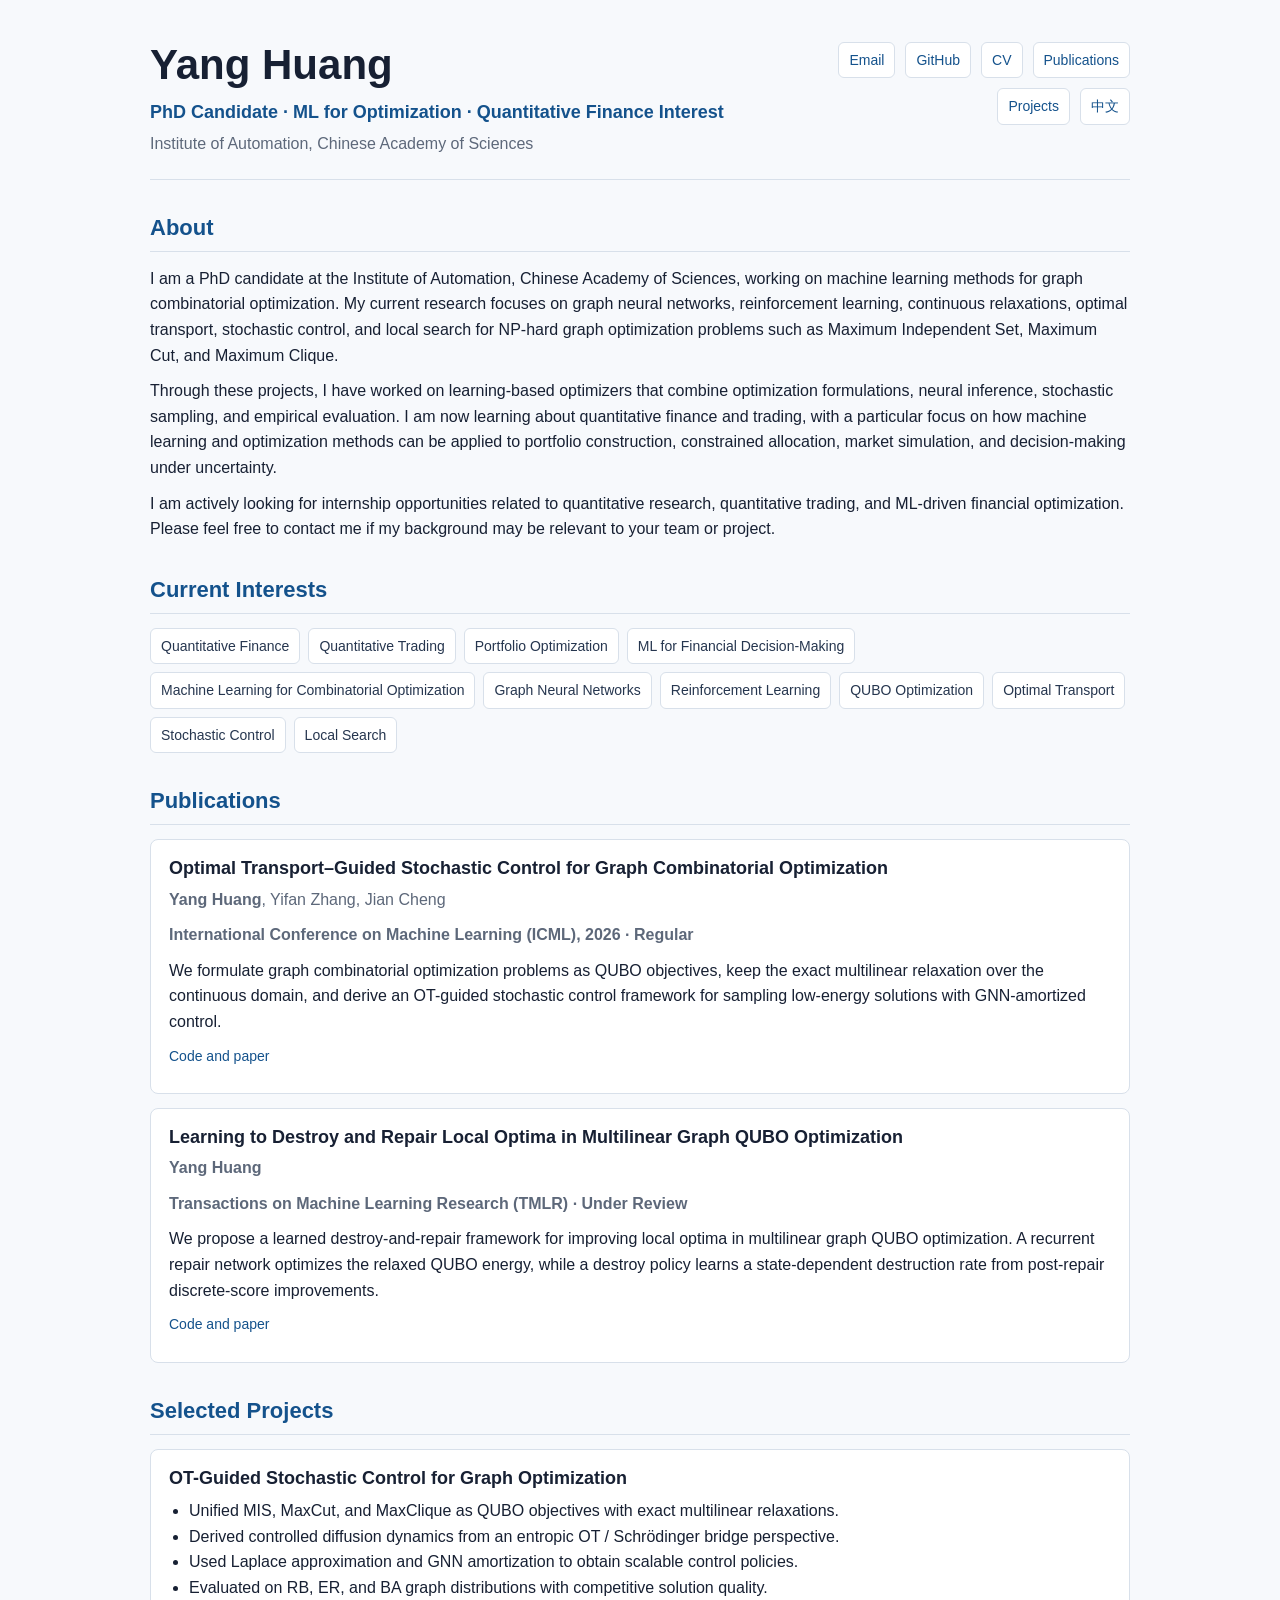
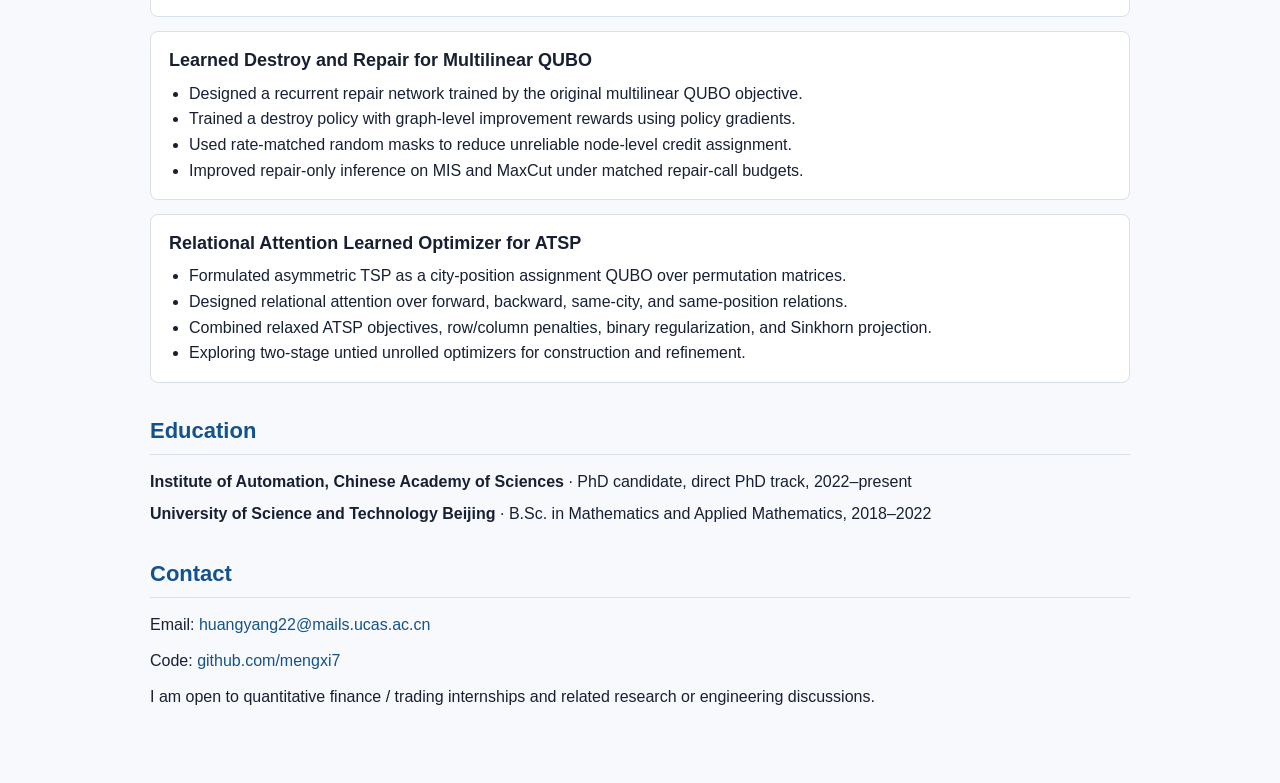
<file: index.html>
<!doctype html>
<html lang="en">
<head>
  <meta charset="utf-8">
  <meta name="viewport" content="width=device-width, initial-scale=1">
  <title>Yang Huang</title>
  <meta name="description" content="Yang Huang - PhD candidate working on machine learning for combinatorial optimization, with current interests in quantitative finance and trading.">
  <link rel="stylesheet" href="styles.css">
</head>
<body>
  <main class="page">
    <header class="hero">
      <div>
        <h1>Yang Huang</h1>
        <p class="subtitle">PhD Candidate · ML for Optimization · Quantitative Finance Interest</p>
        <p class="affiliation">Institute of Automation, Chinese Academy of Sciences</p>
      </div>
      <nav class="links" aria-label="Profile links">
        <a href="mailto:huangyang22@mails.ucas.ac.cn">Email</a>
        <a href="https://github.com/mengxi7">GitHub</a>
        <a href="Yang_Huang_CV.pdf">CV</a>
        <a href="#publications">Publications</a>
        <a href="#projects">Projects</a>
        <a href="zh.html">中文</a>
      </nav>
    </header>

    <section id="about">
      <h2>About</h2>
      <p>
        I am a PhD candidate at the Institute of Automation, Chinese Academy of Sciences,
        working on machine learning methods for graph combinatorial optimization.
        My current research focuses on graph neural networks, reinforcement learning,
        continuous relaxations, optimal transport, stochastic control, and local search for
        NP-hard graph optimization problems such as Maximum Independent Set, Maximum Cut,
        and Maximum Clique.
      </p>
      <p>
        Through these projects, I have worked on learning-based optimizers that combine
        optimization formulations, neural inference, stochastic sampling, and empirical evaluation.
        I am now learning about quantitative finance and trading, with a particular focus on how
        machine learning and optimization methods can be applied to portfolio construction,
        constrained allocation, market simulation, and decision-making under uncertainty.
      </p>
      <p>
        I am actively looking for internship opportunities related to quantitative research,
        quantitative trading, and ML-driven financial optimization. Please feel free to contact me
        if my background may be relevant to your team or project.
      </p>
    </section>

    <section id="research">
      <h2>Current Interests</h2>
      <div class="tags">
        <span>Quantitative Finance</span>
        <span>Quantitative Trading</span>
        <span>Portfolio Optimization</span>
        <span>ML for Financial Decision-Making</span>
        <span>Machine Learning for Combinatorial Optimization</span>
        <span>Graph Neural Networks</span>
        <span>Reinforcement Learning</span>
        <span>QUBO Optimization</span>
        <span>Optimal Transport</span>
        <span>Stochastic Control</span>
        <span>Local Search</span>
      </div>
    </section>

    <section id="publications">
      <h2>Publications</h2>
      <article class="pub">
        <h3>Optimal Transport–Guided Stochastic Control for Graph Combinatorial Optimization</h3>
        <p class="authors"><strong>Yang Huang</strong>, Yifan Zhang, Jian Cheng</p>
        <p class="venue">International Conference on Machine Learning (ICML), 2026 · Regular</p>
        <p>
          We formulate graph combinatorial optimization problems as QUBO objectives, keep the
          exact multilinear relaxation over the continuous domain, and derive an OT-guided
          stochastic control framework for sampling low-energy solutions with GNN-amortized control.
        </p>
        <p class="status">
          <a href="https://github.com/mengxi7/Optimal-Transport-Guided-Stochastic-Control-for-Graph-Combinatorial-Optimization">Code and paper</a>
        </p>
      </article>

      <article class="pub">
        <h3>Learning to Destroy and Repair Local Optima in Multilinear Graph QUBO Optimization</h3>
        <p class="authors"><strong>Yang Huang</strong></p>
        <p class="venue">Transactions on Machine Learning Research (TMLR) · Under Review</p>
        <p>
          We propose a learned destroy-and-repair framework for improving local optima in
          multilinear graph QUBO optimization. A recurrent repair network optimizes the relaxed
          QUBO energy, while a destroy policy learns a state-dependent destruction rate from
          post-repair discrete-score improvements.
        </p>
        <p class="status">
          <a href="https://github.com/mengxi7/learned-destroy-repair">Code and paper</a>
        </p>
      </article>
    </section>

    <section id="projects">
      <h2>Selected Projects</h2>
      <article class="project">
        <h3>OT-Guided Stochastic Control for Graph Optimization</h3>
        <ul>
          <li>Unified MIS, MaxCut, and MaxClique as QUBO objectives with exact multilinear relaxations.</li>
          <li>Derived controlled diffusion dynamics from an entropic OT / Schrödinger bridge perspective.</li>
          <li>Used Laplace approximation and GNN amortization to obtain scalable control policies.</li>
          <li>Evaluated on RB, ER, and BA graph distributions with competitive solution quality.</li>
        </ul>
      </article>

      <article class="project">
        <h3>Learned Destroy and Repair for Multilinear QUBO</h3>
        <ul>
          <li>Designed a recurrent repair network trained by the original multilinear QUBO objective.</li>
          <li>Trained a destroy policy with graph-level improvement rewards using policy gradients.</li>
          <li>Used rate-matched random masks to reduce unreliable node-level credit assignment.</li>
          <li>Improved repair-only inference on MIS and MaxCut under matched repair-call budgets.</li>
        </ul>
      </article>

      <article class="project">
        <h3>Relational Attention Learned Optimizer for ATSP</h3>
        <ul>
          <li>Formulated asymmetric TSP as a city-position assignment QUBO over permutation matrices.</li>
          <li>Designed relational attention over forward, backward, same-city, and same-position relations.</li>
          <li>Combined relaxed ATSP objectives, row/column penalties, binary regularization, and Sinkhorn projection.</li>
          <li>Exploring two-stage untied unrolled optimizers for construction and refinement.</li>
        </ul>
      </article>
    </section>

    <section id="education">
      <h2>Education</h2>
      <div class="edu">
        <p><strong>Institute of Automation, Chinese Academy of Sciences</strong> · PhD candidate, direct PhD track, 2022–present</p>
        <p><strong>University of Science and Technology Beijing</strong> · B.Sc. in Mathematics and Applied Mathematics, 2018–2022</p>
      </div>
    </section>

    <section id="contact">
      <h2>Contact</h2>
      <p>
        Email: <a href="mailto:huangyang22@mails.ucas.ac.cn">huangyang22@mails.ucas.ac.cn</a>
      </p>
      <p>
        Code: <a href="https://github.com/mengxi7">github.com/mengxi7</a>
      </p>
      <p>
        I am open to quantitative finance / trading internships and related research or engineering discussions.
      </p>
    </section>
  </main>
</body>
</html>
</file>
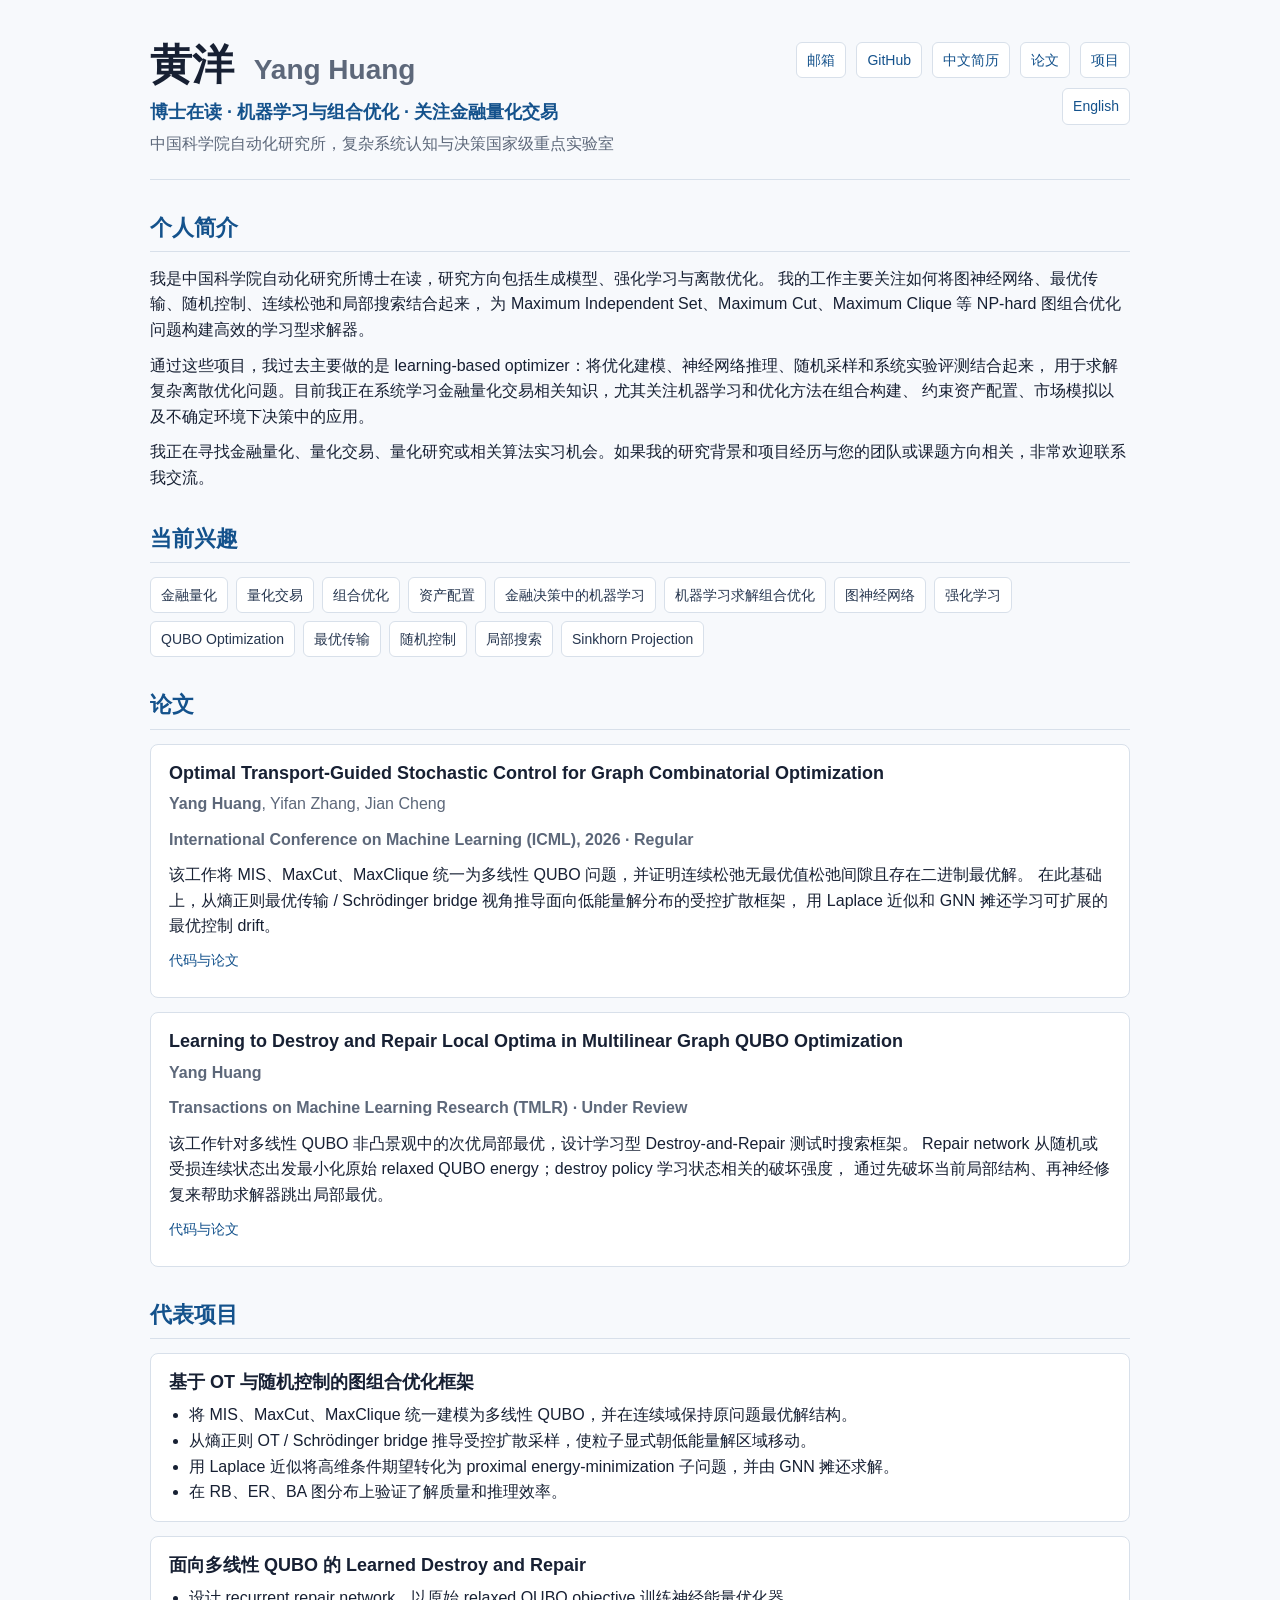
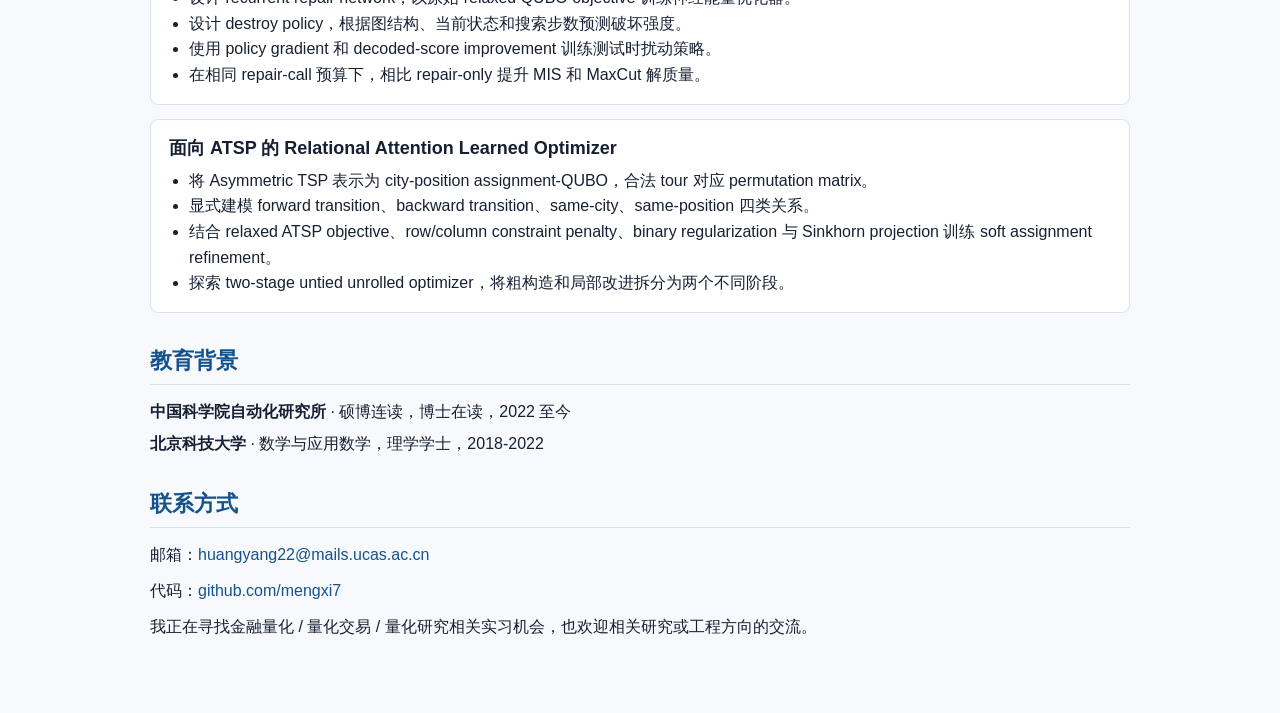
<file: zh.html>
<!doctype html>
<html lang="zh-CN">
<head>
  <meta charset="utf-8">
  <meta name="viewport" content="width=device-width, initial-scale=1">
  <title>黄洋</title>
  <meta name="description" content="黄洋 - 中国科学院自动化研究所博士在读，研究机器学习与组合优化，目前关注金融量化交易方向并寻找相关实习机会。">
  <link rel="stylesheet" href="styles.css">
</head>
<body>
  <main class="page">
    <header class="hero">
      <div>
        <h1>黄洋 <span class="han-name">Yang Huang</span></h1>
        <p class="subtitle">博士在读 · 机器学习与组合优化 · 关注金融量化交易</p>
        <p class="affiliation">中国科学院自动化研究所，复杂系统认知与决策国家级重点实验室</p>
      </div>
      <nav class="links" aria-label="个人链接">
        <a href="mailto:huangyang22@mails.ucas.ac.cn">邮箱</a>
        <a href="https://github.com/mengxi7">GitHub</a>
        <a href="Yang_Huang_CV_zh.pdf">中文简历</a>
        <a href="#publications">论文</a>
        <a href="#projects">项目</a>
        <a href="index.html">English</a>
      </nav>
    </header>

    <section id="about">
      <h2>个人简介</h2>
      <p>
        我是中国科学院自动化研究所博士在读，研究方向包括生成模型、强化学习与离散优化。
        我的工作主要关注如何将图神经网络、最优传输、随机控制、连续松弛和局部搜索结合起来，
        为 Maximum Independent Set、Maximum Cut、Maximum Clique 等 NP-hard 图组合优化问题构建高效的学习型求解器。
      </p>
      <p>
        通过这些项目，我过去主要做的是 learning-based optimizer：将优化建模、神经网络推理、随机采样和系统实验评测结合起来，
        用于求解复杂离散优化问题。目前我正在系统学习金融量化交易相关知识，尤其关注机器学习和优化方法在组合构建、
        约束资产配置、市场模拟以及不确定环境下决策中的应用。
      </p>
      <p>
        我正在寻找金融量化、量化交易、量化研究或相关算法实习机会。如果我的研究背景和项目经历与您的团队或课题方向相关，非常欢迎联系我交流。
      </p>
    </section>

    <section id="research">
      <h2>当前兴趣</h2>
      <div class="tags">
        <span>金融量化</span>
        <span>量化交易</span>
        <span>组合优化</span>
        <span>资产配置</span>
        <span>金融决策中的机器学习</span>
        <span>机器学习求解组合优化</span>
        <span>图神经网络</span>
        <span>强化学习</span>
        <span>QUBO Optimization</span>
        <span>最优传输</span>
        <span>随机控制</span>
        <span>局部搜索</span>
        <span>Sinkhorn Projection</span>
      </div>
    </section>

    <section id="publications">
      <h2>论文</h2>
      <article class="pub">
        <h3>Optimal Transport-Guided Stochastic Control for Graph Combinatorial Optimization</h3>
        <p class="authors"><strong>Yang Huang</strong>, Yifan Zhang, Jian Cheng</p>
        <p class="venue">International Conference on Machine Learning (ICML), 2026 · Regular</p>
        <p>
          该工作将 MIS、MaxCut、MaxClique 统一为多线性 QUBO 问题，并证明连续松弛无最优值松弛间隙且存在二进制最优解。
          在此基础上，从熵正则最优传输 / Schrödinger bridge 视角推导面向低能量解分布的受控扩散框架，
          用 Laplace 近似和 GNN 摊还学习可扩展的最优控制 drift。
        </p>
        <p class="status">
          <a href="https://github.com/mengxi7/Optimal-Transport-Guided-Stochastic-Control-for-Graph-Combinatorial-Optimization">代码与论文</a>
        </p>
      </article>

      <article class="pub">
        <h3>Learning to Destroy and Repair Local Optima in Multilinear Graph QUBO Optimization</h3>
        <p class="authors"><strong>Yang Huang</strong></p>
        <p class="venue">Transactions on Machine Learning Research (TMLR) · Under Review</p>
        <p>
          该工作针对多线性 QUBO 非凸景观中的次优局部最优，设计学习型 Destroy-and-Repair 测试时搜索框架。
          Repair network 从随机或受损连续状态出发最小化原始 relaxed QUBO energy；destroy policy 学习状态相关的破坏强度，
          通过先破坏当前局部结构、再神经修复来帮助求解器跳出局部最优。
        </p>
        <p class="status">
          <a href="https://github.com/mengxi7/learned-destroy-repair">代码与论文</a>
        </p>
      </article>
    </section>

    <section id="projects">
      <h2>代表项目</h2>
      <article class="project">
        <h3>基于 OT 与随机控制的图组合优化框架</h3>
        <ul>
          <li>将 MIS、MaxCut、MaxClique 统一建模为多线性 QUBO，并在连续域保持原问题最优解结构。</li>
          <li>从熵正则 OT / Schrödinger bridge 推导受控扩散采样，使粒子显式朝低能量解区域移动。</li>
          <li>用 Laplace 近似将高维条件期望转化为 proximal energy-minimization 子问题，并由 GNN 摊还求解。</li>
          <li>在 RB、ER、BA 图分布上验证了解质量和推理效率。</li>
        </ul>
      </article>

      <article class="project">
        <h3>面向多线性 QUBO 的 Learned Destroy and Repair</h3>
        <ul>
          <li>设计 recurrent repair network，以原始 relaxed QUBO objective 训练神经能量优化器。</li>
          <li>设计 destroy policy，根据图结构、当前状态和搜索步数预测破坏强度。</li>
          <li>使用 policy gradient 和 decoded-score improvement 训练测试时扰动策略。</li>
          <li>在相同 repair-call 预算下，相比 repair-only 提升 MIS 和 MaxCut 解质量。</li>
        </ul>
      </article>

      <article class="project">
        <h3>面向 ATSP 的 Relational Attention Learned Optimizer</h3>
        <ul>
          <li>将 Asymmetric TSP 表示为 city-position assignment-QUBO，合法 tour 对应 permutation matrix。</li>
          <li>显式建模 forward transition、backward transition、same-city、same-position 四类关系。</li>
          <li>结合 relaxed ATSP objective、row/column constraint penalty、binary regularization 与 Sinkhorn projection 训练 soft assignment refinement。</li>
          <li>探索 two-stage untied unrolled optimizer，将粗构造和局部改进拆分为两个不同阶段。</li>
        </ul>
      </article>
    </section>

    <section id="education">
      <h2>教育背景</h2>
      <div class="edu">
        <p><strong>中国科学院自动化研究所</strong> · 硕博连读，博士在读，2022 至今</p>
        <p><strong>北京科技大学</strong> · 数学与应用数学，理学学士，2018-2022</p>
      </div>
    </section>

    <section id="contact">
      <h2>联系方式</h2>
      <p>
        邮箱：<a href="mailto:huangyang22@mails.ucas.ac.cn">huangyang22@mails.ucas.ac.cn</a>
      </p>
      <p>
        代码：<a href="https://github.com/mengxi7">github.com/mengxi7</a>
      </p>
      <p>
        我正在寻找金融量化 / 量化交易 / 量化研究相关实习机会，也欢迎相关研究或工程方向的交流。
      </p>
    </section>
  </main>
</body>
</html>
</file>
<file: styles.css>
:root {
  --text: #172033;
  --muted: #5d687a;
  --accent: #14528c;
  --line: #d8e0ea;
  --bg: #f7f9fc;
  --card: #ffffff;
}

* {
  box-sizing: border-box;
}

body {
  margin: 0;
  color: var(--text);
  background: var(--bg);
  font-family: -apple-system, BlinkMacSystemFont, "Segoe UI", Arial, "Noto Sans", sans-serif;
  line-height: 1.6;
}

a {
  color: var(--accent);
  text-decoration: none;
}

a:hover {
  text-decoration: underline;
}

.page {
  width: min(980px, calc(100% - 40px));
  margin: 0 auto;
  padding: 42px 0 64px;
}

.hero {
  display: flex;
  justify-content: space-between;
  gap: 28px;
  align-items: flex-start;
  padding-bottom: 22px;
  border-bottom: 1px solid var(--line);
}

h1 {
  margin: 0;
  font-size: 42px;
  line-height: 1.1;
  letter-spacing: 0;
}

.han-name {
  display: inline-block;
  margin-left: 8px;
  color: var(--muted);
  font-size: 28px;
  font-weight: 600;
}

.subtitle {
  margin: 10px 0 4px;
  font-size: 18px;
  color: var(--accent);
  font-weight: 650;
}

.subtitle.zh {
  margin-top: 2px;
  font-size: 16px;
}

.affiliation {
  margin: 0;
  color: var(--muted);
}

.affiliation.zh {
  margin-top: 2px;
}

.links {
  display: flex;
  flex-wrap: wrap;
  justify-content: flex-end;
  gap: 10px;
  max-width: 360px;
}

.links a {
  padding: 6px 10px;
  border: 1px solid var(--line);
  border-radius: 6px;
  background: var(--card);
  font-size: 14px;
}

section {
  margin-top: 30px;
}

h2 {
  margin: 0 0 14px;
  font-size: 22px;
  color: var(--accent);
  border-bottom: 1px solid var(--line);
  padding-bottom: 6px;
  letter-spacing: 0;
}

h3 {
  margin: 0 0 6px;
  font-size: 18px;
  line-height: 1.35;
}

p {
  margin: 0 0 10px;
}

p[lang="zh-CN"] {
  color: #26364f;
}

.tags {
  display: flex;
  flex-wrap: wrap;
  gap: 8px;
}

.tags span {
  background: var(--card);
  border: 1px solid var(--line);
  border-radius: 6px;
  padding: 6px 10px;
  color: #26364f;
  font-size: 14px;
}

.pub,
.project {
  background: var(--card);
  border: 1px solid var(--line);
  border-radius: 8px;
  padding: 16px 18px;
  margin-bottom: 14px;
}

.authors,
.venue,
.status,
.muted {
  color: var(--muted);
}

.venue {
  font-weight: 600;
}

.status {
  font-size: 14px;
}

ul {
  margin: 8px 0 0;
  padding-left: 20px;
}

.edu p {
  margin-bottom: 6px;
}

@media (max-width: 720px) {
  .page {
    width: min(100% - 28px, 980px);
    padding-top: 28px;
  }

  .hero {
    display: block;
  }

  h1 {
    font-size: 34px;
  }

  .links {
    justify-content: flex-start;
    margin-top: 18px;
  }

  .han-name {
    display: block;
    margin-left: 0;
    margin-top: 4px;
    font-size: 24px;
  }
}
</file>
